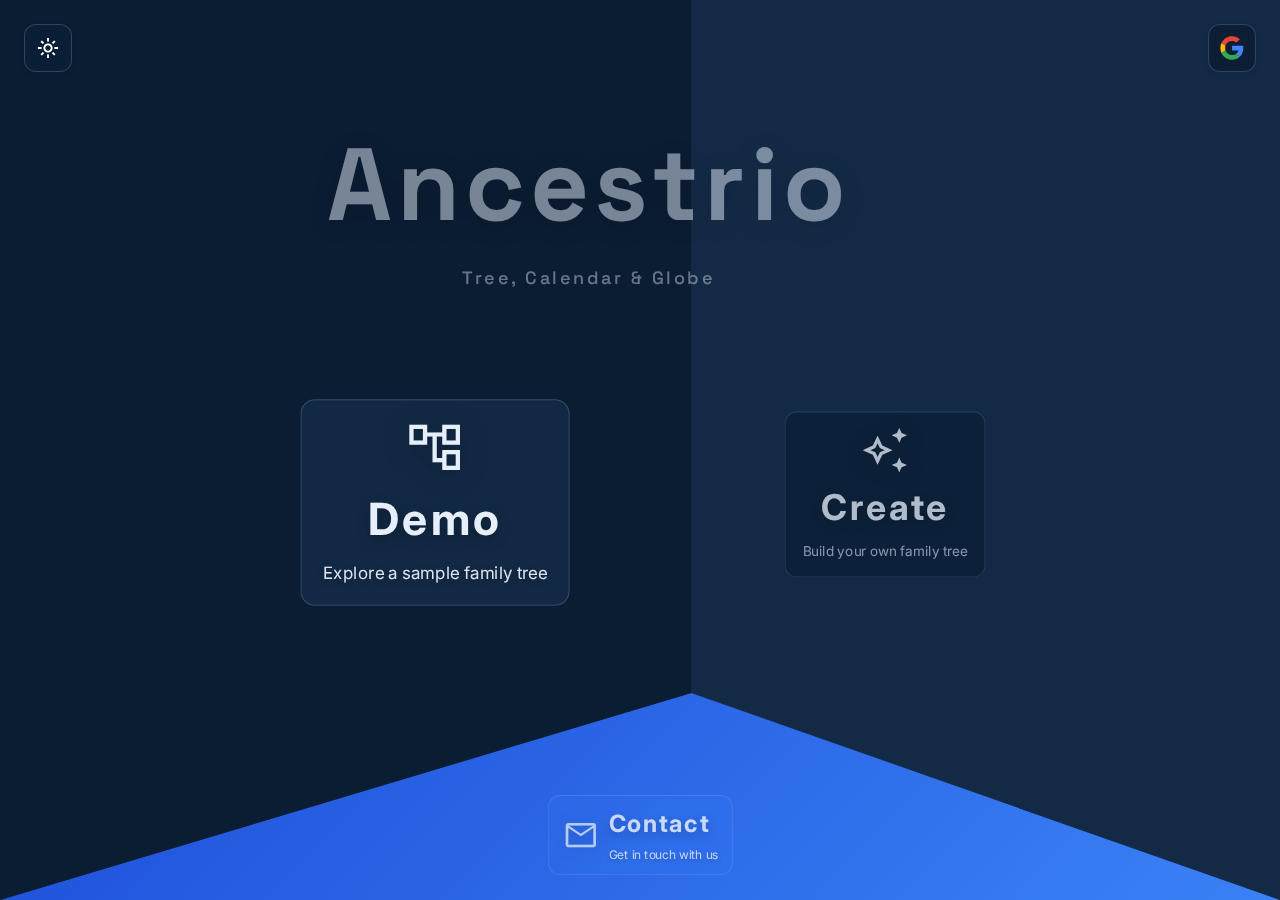
<file: index.html>
<!DOCTYPE html>
<html lang="en">
<head>
  <meta charset="utf-8">
  <meta name="viewport" content="width=device-width, initial-scale=1.0">
  <title>Ancestrio - Family Tree</title>
  <meta name="description" content="Create and explore your family tree with Ancestrio" />
  <link rel="icon" type="image/svg+xml" href="images/other/favicon.svg" />
  <link rel="preconnect" href="https://fonts.googleapis.com">
  <link rel="preconnect" href="https://fonts.gstatic.com" crossorigin>
  <link href="https://fonts.googleapis.com/css2?family=Space+Grotesk:wght@400;500;600;700&family=Inter:wght@400;500;600;700&display=swap" rel="stylesheet">
  <link href="https://fonts.googleapis.com/css2?family=Material+Symbols+Outlined:opsz,wght,FILL,GRAD@24,400,0,0" rel="stylesheet">
  <link rel="stylesheet" href="styles/main.css" />
  <link rel="stylesheet" href="styles/pages/landing.css" />
</head>
<body class="landing-page">
  <header class="topbar app-header">
    <div class="brand-group">
      <button id="themeBtn" type="button" aria-pressed="false" aria-label="Switch theme" title="Switch theme">
        <span class="material-symbols-outlined" aria-hidden="true">light_mode</span>
      </button>
    </div>
    <div class="controls controls-simple">
      <a href="https://www.google.com" class="icon-btn" aria-label="Google" title="Google">
        <svg viewBox="-0.5 0 48 48" xmlns="http://www.w3.org/2000/svg" aria-hidden="true">
          <g fill="none" fill-rule="evenodd">
            <path d="M9.827 24c0-1.524.254-2.986.705-4.356L2.623 13.604A23.717 23.717 0 00.214 24c0 3.737.867 7.261 2.406 10.388l7.905-6.051A13.71 13.71 0 019.827 24" fill="#FBBC05"/>
            <path d="M23.714 10.133c3.311 0 6.302 1.174 8.652 3.094l6.836-6.827C35.036 2.773 29.695.533 23.714.533 14.427.533 6.445 5.844 2.623 13.604l7.91 6.04c1.822-5.532 7.016-9.511 13.18-9.511" fill="#EB4335"/>
            <path d="M23.714 37.867c-6.165 0-11.36-3.979-13.182-9.51l-7.909 6.038c3.822 7.76 11.804 13.072 21.091 13.072 5.732 0 11.204-2.036 15.311-5.849l-7.507-5.804c-2.118 1.335-4.786 2.053-7.804 2.053" fill="#34A853"/>
            <path d="M46.145 24c0-1.387-.213-2.88-.534-4.267H23.714V28.8h12.604c-.63 3.091-2.346 5.468-4.8 7.014l7.507 5.804c4.314-3.994 7.12-9.969 7.12-17.618" fill="#4285F4"/>
          </g>
        </svg>
      </a>
    </div>
  </header>
  <div class="triangle-container">
    <!-- Ancestrio Title -->
    <div class="ancestrio-brand">
      <div class="ancestrio-title">Ancestrio</div>
      <div class="ancestrio-subtitle">Tree, Calendar &amp; Globe</div>
    </div>

    <!-- Left Triangle - DEMO -->
    <a href="pages/demo-tree.html" class="triangle triangle-left">
      <div class="triangle-content">
        <div class="triangle-card">
          <span class="triangle-icon material-symbols-outlined" aria-hidden="true">account_tree</span>
          <div class="triangle-label">Demo</div>
          <div class="triangle-desc">Explore a sample family tree</div>
        </div>
      </div>
    </a>

    <!-- Right Triangle - CREATE -->
    <a href="pages/auth.html" class="triangle triangle-right">
      <div class="triangle-content">
        <div class="triangle-card">
          <span class="triangle-icon material-symbols-outlined" aria-hidden="true">auto_awesome</span>
          <div class="triangle-label">Create</div>
          <div class="triangle-desc">Build your own family tree</div>
        </div>
      </div>
    </a>

    <!-- Bottom Triangle - CONTACT -->
    <a href="pages/contact.html" class="triangle triangle-bottom" data-night-sky>
      <div class="triangle-content">
        <div class="triangle-card">
          <div class="contact-icon-section">
            <span class="triangle-icon material-symbols-outlined" aria-hidden="true">mail</span>
          </div>
          <div class="contact-text-section">
            <div class="triangle-label">Contact</div>
            <div class="triangle-desc">Get in touch with us</div>
          </div>
        </div>
      </div>
    </a>
  </div>
  <script src="scripts/theme-toggle.js"></script>
  <script src="scripts/landing.js"></script>
</body>
</html>
</file>
<file: styles/main.css>
/* Aggregated stylesheet entrypoint.
   Import order is intentional to preserve existing cascade behavior. */
@import url("./theme.css");
@import url("./base.css");
@import url("./components.css");
@import url("./page-overrides.css");
</file>
<file: styles/pages/landing.css>
* {
  margin: 0;
  padding: 0;
  box-sizing: border-box;
}

:root {
  --page-gradient: linear-gradient(160deg, #ffffff 0%, #f1f3f5 55%, #ffffff 100%);
  --left-gradient: linear-gradient(160deg, #ffffff 0%, #ffffff 55%, #ffffff 100%);
  --right-gradient: linear-gradient(160deg, #f1f3f5 0%, #f1f3f5 55%, #f1f3f5 100%);
  --contact-gradient: linear-gradient(135deg, #1d4ed8 0%, #3b82f6 100%);
  --card-bg-left: rgba(241, 243, 245, 0.95);
  --card-bg-right: rgba(255, 255, 255, 0.95);
  --card-bg-bottom: rgba(59, 130, 246, 0.12);
  --card-border-left: #d9dde2;
  --card-border-right: #d9dde2;
  --text-left: #1f2937;
  --text-right: #1f2937;
  --text-right-muted: #5b6472;
  --right-btn-bg: #3b82f6;
  --right-btn-text: #ffffff;
  --right-btn-border: transparent;
  /* Hover animation variables */
  --hover-width: 54%;
  --other-width: 46%;
  --hover-speed: 600ms;
  --corner-controls-top: 24px;
  --corner-controls-inset: 24px;
  --corner-control-size: 48px;
}

body.theme-dark {
  --page-gradient: linear-gradient(160deg, #0b1d33 0%, #132a46 55%, #0b1d33 100%);
  --left-gradient: linear-gradient(160deg, #0b1d33 0%, #0b1d33 55%, #0b1d33 100%);
  --right-gradient: linear-gradient(160deg, #132a46 0%, #132a46 55%, #132a46 100%);
  --contact-gradient: linear-gradient(135deg, #1d4ed8 0%, #3b82f6 100%);
  --card-bg-left: rgba(19, 42, 70, 0.92);
  --card-bg-right: rgba(11, 29, 51, 0.92);
  --card-bg-bottom: rgba(59, 130, 246, 0.16);
  --card-border-left: rgba(230, 238, 249, 0.18);
  --card-border-right: rgba(230, 238, 249, 0.18);
  --text-left: #e6eef9;
  --text-right: #e6eef9;
  --text-right-muted: #b7c3d6;
  --right-btn-bg: #3b82f6;
  --right-btn-text: #ffffff;
  --right-btn-border: transparent;
}

body {
  width: 100vw;
  height: 100vh;
  background: var(--page-gradient);
  font-family: 'Inter', sans-serif;
  overflow: hidden;
  position: relative;
}


.night-sky {
  position: fixed;
  inset: 0;
  overflow: hidden;
  z-index: 0;
  pointer-events: none;
  opacity: 0;
}

.night-sky.night-sky--scoped {
  position: absolute;
}

body.theme-dark .night-sky {
  opacity: 1;
}

.night-sky__layer {
  position: absolute;
  inset: 0;
  width: 100%;
  height: 100%;
  transform: translate3d(0, 0, 0);
  will-change: transform;
}

.triangle-container {
  width: 100%;
  height: 100%;
  position: relative;
  background: var(--page-gradient);
  z-index: 1;
}

.triangle {
  position: absolute;
  cursor: pointer;
  transition: width var(--hover-speed) ease-in-out, left var(--hover-speed) ease-in-out, clip-path var(--hover-speed) ease-in-out;
  text-decoration: none;
  overflow: hidden;
}

/* Left Triangle - DEMO */
.triangle-left {
  left: 0;
  top: 0;
  width: 50%;
  height: 100%;
  clip-path: polygon(0 0, 100% 0, 100% 75%, 0 100%);
  background: var(--left-gradient);
  z-index: 1;
}

.triangle-left .demo-sky {
  position: absolute;
  inset: 0;
  z-index: 0;
}

/* Right Triangle - CREATE */
.triangle-right {
  left: 50%;
  top: 0;
  width: 50%;
  height: 100%;
  clip-path: polygon(0 0, 100% 0, 100% 100%, 0 75%);
  background: var(--right-gradient);
  z-index: 1;
}

/* Hover expansion - Left triangle hovered */
.triangle-container.hover-left .triangle-left {
  width: var(--hover-width);
  clip-path: polygon(0 0, 100% 0, 100% 77%, 0 100%);
}
.triangle-container.hover-left .triangle-right {
  width: var(--other-width);
  left: var(--hover-width);
  clip-path: polygon(0 0, 100% 0, 100% 100%, 0 77%);
}
.triangle-container.hover-left .triangle-bottom {
  top: 77%;
  height: 23%;
  clip-path: polygon(0 100%, 54% 0%, 100% 100%);
}

/* Hover expansion - Right triangle hovered */
.triangle-container.hover-right .triangle-right {
  width: var(--hover-width);
  left: var(--other-width);
  clip-path: polygon(0 0, 100% 0, 100% 100%, 0 77%);
}
.triangle-container.hover-right .triangle-left {
  width: var(--other-width);
  clip-path: polygon(0 0, 100% 0, 100% 77%, 0 100%);
}
.triangle-container.hover-right .triangle-bottom {
  top: 77%;
  height: 23%;
  clip-path: polygon(0 100%, 46% 0%, 100% 100%);
}

/* Hover expansion - Bottom triangle hovered */
.triangle-container.hover-bottom .triangle-bottom {
  top: 71%;
  height: 29%;
}
.triangle-container.hover-bottom .triangle-left {
  clip-path: polygon(0 0, 100% 0, 100% 71%, 0 100%);
}
.triangle-container.hover-bottom .triangle-right {
  clip-path: polygon(0 0, 100% 0, 100% 100%, 0 71%);
}

/* Adjust top triangles for very wide screens */
@media (min-aspect-ratio: 16/9) {
  .triangle-left {
    clip-path: polygon(0 0, 100% 0, 100% 70%, 0 100%);
  }
  .triangle-right {
    clip-path: polygon(0 0, 100% 0, 100% 100%, 0 70%);
  }
}

@media (min-aspect-ratio: 21/9) {
  .triangle-left {
    clip-path: polygon(0 0, 100% 0, 100% 65%, 0 100%);
  }
  .triangle-right {
    clip-path: polygon(0 0, 100% 0, 100% 100%, 0 65%);
  }
}

/* Bottom Triangle - CONTACT */
.triangle-bottom {
  left: 0;
  top: 75%;
  width: 100%;
  height: 25%;
  clip-path: polygon(0 100%, 50% 0%, 100% 100%);
  background: var(--contact-gradient);
  z-index: 2;
  transition: top var(--hover-speed) ease-in-out, height var(--hover-speed) ease-in-out, clip-path var(--hover-speed) ease-in-out, filter 150ms ease, box-shadow 150ms ease;
  cursor: pointer;
}

.triangle-bottom:hover {
  filter: brightness(1.08) drop-shadow(0 8px 16px rgba(0, 0, 0, 0.2));
}

.triangle-bottom:active {
  filter: brightness(1.05) drop-shadow(0 4px 8px rgba(0, 0, 0, 0.15));
}

/* Adjust for very wide screens */
@media (min-aspect-ratio: 16/9) {
  .triangle-bottom {
    top: 70%;
    height: 30%;
  }
  .triangle-container.hover-bottom .triangle-bottom {
    top: 66%;
    height: 34%;
  }
  .triangle-container.hover-bottom .triangle-left {
    clip-path: polygon(0 0, 100% 0, 100% 66%, 0 100%);
  }
  .triangle-container.hover-bottom .triangle-right {
    clip-path: polygon(0 0, 100% 0, 100% 100%, 0 66%);
  }
}

@media (min-aspect-ratio: 21/9) {
  .triangle-bottom {
    top: 65%;
    height: 35%;
  }
  .triangle-container.hover-bottom .triangle-bottom {
    top: 61%;
    height: 39%;
  }
  .triangle-container.hover-bottom .triangle-left {
    clip-path: polygon(0 0, 100% 0, 100% 61%, 0 100%);
  }
  .triangle-container.hover-bottom .triangle-right {
    clip-path: polygon(0 0, 100% 0, 100% 100%, 0 61%);
  }
}

/* Hover effects */
.triangle:hover {
  z-index: 3;
}

/* When any triangle is hovered, prepare for card animations */
.triangle-container:has(.triangle:hover) .triangle:not(:hover) .triangle-card {
  transform: scale(0.85);
  opacity: 0.75;
}

/* Content Styling */
.triangle-content {
  position: absolute;
  display: flex;
  flex-direction: column;
  align-items: center;
  justify-content: center;
  width: 100%;
  height: 100%;
  color: white;
  text-align: center;
  transition: transform 0.3s ease;
  pointer-events: none;
  z-index: 2;
}

.triangle-left .triangle-content {
  padding-right: 0%;
  padding-left: 30%;
  padding-bottom: 0%;
  padding-top: 15%;
  transition: padding var(--hover-speed) ease-in-out;
}

.triangle-right .triangle-content {
  padding-right: 30%;
  padding-left: 0%;
  padding-bottom: 0%;
  padding-top: 15%;
  transition: padding var(--hover-speed) ease-in-out;
}

/* Keep cards from moving during hover expansion */
.triangle-container.hover-left .triangle-left .triangle-content {
  padding-left: 26%;
}
.triangle-container.hover-left .triangle-right .triangle-content {
  padding-right: 34%;
}
.triangle-container.hover-right .triangle-right .triangle-content {
  padding-right: 26%;
}
.triangle-container.hover-right .triangle-left .triangle-content {
  padding-left: 34%;
}

.triangle-bottom .triangle-content {
  padding-top: 8%;
  padding-bottom: 2%;
}

/* Enhanced hover effect for hovered triangle's card */
.triangle:hover .triangle-card {
  transform: scale(1.06);
  opacity: 1;
}

.triangle-card {
  display: flex;
  flex-direction: column;
  align-items: center;
  gap: 8px;
  padding: 16px 20px;
  border-radius: 14px;
  border: 1px solid var(--card-border-left);
  background: var(--card-bg-left);
  backdrop-filter: blur(6px);
  max-width: min(280px, 75vw);
  pointer-events: auto;
  color: var(--text-left);
  transition: transform 0.4s cubic-bezier(0.34, 1.56, 0.64, 1), opacity 0.3s ease;
}

.triangle-right .triangle-card {
  background: var(--card-bg-right);
  border-color: var(--card-border-right);
  color: var(--text-right);
}

.triangle-bottom .triangle-card {
  background: var(--card-bg-bottom);
  padding: 12px 16px;
  gap: 12px;
  max-width: min(340px, 85vw);
  flex-direction: row;
  align-items: center;
  justify-content: space-between;
}

.triangle-bottom .contact-icon-section {
  display: flex;
  align-items: center;
  justify-content: center;
  flex-shrink: 0;
}

.triangle-bottom .contact-text-section {
  display: flex;
  flex-direction: column;
  gap: 4px;
  flex: 1;
  text-align: left;
}

.triangle-bottom .triangle-icon {
  font-size: 42px;
}

.triangle-bottom .triangle-label {
  font-size: clamp(20px, 2.8vw, 28px);
  letter-spacing: 2px;
}

.triangle-bottom .triangle-desc {
  font-size: clamp(12px, 1.4vw, 14px);
  max-width: 100%;
}

/* Keep contact text white in both themes */
.triangle-bottom .triangle-label,
.triangle-bottom .triangle-desc,
body.theme-dark .triangle-bottom .triangle-label,
body.theme-dark .triangle-bottom .triangle-desc {
  color: #ffffff;
}

.triangle-icon {
  font-size: 56px;
  display: inline-flex;
  align-items: center;
  justify-content: center;
  line-height: 1;
  filter: drop-shadow(0 4px 12px rgba(0, 0, 0, 0.3));
}

.triangle-icon.material-symbols-outlined {
  font-variation-settings: 'FILL' 0, 'wght' 500, 'GRAD' 0, 'opsz' 48;
}

.triangle-label {
  font-size: clamp(26px, 3.5vw, 42px);
  font-weight: 700;
  letter-spacing: 3px;
  text-shadow: 0 4px 12px rgba(0, 0, 0, 0.3);
  max-width: 100%;
  word-break: break-word;
}

.triangle-desc {
  font-size: clamp(13px, 1.6vw, 16px);
  font-family: 'Inter', sans-serif;
  opacity: 0.95;
  max-width: 260px;
  line-height: 1.6;
  text-shadow: 0 2px 8px rgba(0, 0, 0, 0.3);
}

.triangle-right .triangle-desc {
  text-shadow: none;
  color: var(--text-right-muted);
}

.triangle-btn {
  display: inline-flex;
  align-items: center;
  justify-content: center;
  gap: 6px;
  padding: 8px 16px;
  border-radius: 999px;
  border: 1px solid var(--right-btn-border);
  background: var(--right-btn-bg);
  color: var(--right-btn-text);
  font-size: 12px;
  font-weight: 700;
  letter-spacing: 0.14em;
  cursor: pointer;
  transition: transform 200ms ease, box-shadow 200ms ease, background 200ms ease;
}

.triangle-btn:hover {
  transform: translateY(-2px);
  box-shadow: 0 12px 24px rgba(59, 130, 246, 0.25);
  background: #2563eb;
}

.triangle-btn:active {
  transform: translateY(0);
  box-shadow: 0 6px 12px rgba(59, 130, 246, 0.15);
}


.landing-controls {
  position: fixed;
  top: var(--corner-controls-top);
  left: var(--corner-controls-inset);
  right: var(--corner-controls-inset);
  z-index: 8;
  display: flex;
  align-items: center;
  justify-content: space-between;
}

.landing-controls a {
  appearance: none;
  border: 1px solid rgba(0, 0, 0, 0.08);
  background: #ffffff;
  color: #1f2937;
  width: var(--corner-control-size);
  height: var(--corner-control-size);
  padding: 0;
  display: inline-flex;
  align-items: center;
  justify-content: center;
  border-radius: 12px;
  cursor: pointer;
  font-weight: 600;
  box-shadow: 0 2px 6px rgba(15, 23, 42, 0.08);
  transition: all 200ms ease;
  position: relative;
  overflow: hidden;
  text-decoration: none;
}

.landing-controls a::before {
  content: '';
  position: absolute;
  top: 0;
  left: 0;
  right: 0;
  bottom: 0;
  background: var(--contact-gradient);
  opacity: 0;
  transition: opacity 200ms ease;
  z-index: -1;
}

.landing-controls a:hover::before {
  opacity: 0.08;
}

.landing-controls a:hover {
  transform: translateY(-1px);
  box-shadow: 0 12px 24px rgba(15, 23, 42, 0.12);
  border-color: #3b82f6;
}

body.theme-dark .landing-controls a {
  background: rgba(11, 29, 51, 0.92);
  border-color: rgba(230, 238, 249, 0.18);
  color: #ffffff;
}

.landing-controls a svg {
  width: 24px;
  height: 24px;
}

.landing-controls button {
  appearance: none;
  border: 1px solid rgba(0, 0, 0, 0.08);
  background: #ffffff;
  color: #1f2937;
  width: var(--corner-control-size);
  height: var(--corner-control-size);
  padding: 0;
  display: inline-flex;
  align-items: center;
  justify-content: center;
  border-radius: 12px;
  cursor: pointer;
  font-weight: 600;
  box-shadow: 0 2px 6px rgba(15, 23, 42, 0.08);
  transition: all 200ms ease;
  position: relative;
  overflow: hidden;
}

.landing-controls button::before {
  content: '';
  position: absolute;
  top: 0;
  left: 0;
  right: 0;
  bottom: 0;
  background: var(--contact-gradient);
  opacity: 0;
  transition: opacity 200ms ease;
  z-index: -1;
}

.landing-controls button:hover::before {
  opacity: 0.08;
}

.landing-controls button:hover {
  transform: translateY(-1px);
  box-shadow: 0 12px 24px rgba(15, 23, 42, 0.12);
  border-color: #3b82f6;
}

body.theme-dark .landing-controls button {
  background: rgba(11, 29, 51, 0.92);
  border-color: rgba(230, 238, 249, 0.18);
  color: #ffffff;
}

.landing-controls #themeBtn.sun-icon {
  color: #f59e0b;
}

.landing-controls #themeBtn.moon-icon {
  color: #60a5fa;
}

body.theme-dark .landing-controls #themeBtn.sun-icon,
body.theme-dark .landing-controls #themeBtn.moon-icon {
  filter: saturate(1.05);
}

.landing-controls .material-symbols-outlined {
  font-size: 22px;
  line-height: 1;
}

/* Ancestrio Title */
.ancestrio-brand {
  position: absolute;
  top: 12%;
  left: 50%;
  transform: translateX(-50%);
  z-index: 4;
  pointer-events: none;
  display: flex;
  flex-direction: column;
  align-items: center;
  gap: clamp(0px, 0.2vw, 2px);
  transition: transform var(--hover-speed) ease-in-out, left var(--hover-speed) ease-in-out, top var(--hover-speed) ease-in-out, opacity var(--hover-speed) ease-in-out;
}

.ancestrio-title {
  font-family: 'Space Grotesk', sans-serif;
  font-size: clamp(48px, 8vw, 120px);
  font-weight: 700;
  letter-spacing: 0.05em;
  color: #1f2937;
  text-shadow: 0 4px 24px rgba(0, 0, 0, 0.1);
  opacity: 1;
}

.ancestrio-subtitle {
  font-family: 'Space Grotesk', sans-serif;
  font-size: clamp(12px, 1.8vw, 18px);
  font-weight: 500;
  letter-spacing: 0.14em;
  color: #1f2937;
  opacity: 0.85;
}

body.theme-dark .ancestrio-title {
  color: #e6eef9;
  text-shadow: 0 4px 24px rgba(0, 0, 0, 0.3);
}

body.theme-dark .ancestrio-subtitle {
  color: #e6eef9;
}

/* Title shifts based on hover */
.triangle-container.hover-left .ancestrio-brand {
  left: 46%;
  opacity: 0.5;
}

.triangle-container.hover-right .ancestrio-brand {
  left: 54%;
  opacity: 0.5;
}

.triangle-container.hover-bottom .ancestrio-brand {
  top: 12%;
  opacity: 0.5;
}

/* Mobile Responsiveness */
@media (max-width: 768px) {
  .ancestrio-title {
    font-size: clamp(32px, 10vw, 64px);
  }

  .ancestrio-subtitle {
    font-size: clamp(10px, 2.6vw, 14px);
  }

  .triangle-left .triangle-content,
  .triangle-right .triangle-content {
    padding-right: 8%;
    padding-left: 8%;
    padding-bottom: 18%;
  }

  .triangle-bottom .triangle-content {
    padding-top: 8%;
  }

  .triangle-card {
    padding: 16px 18px;
    max-width: min(280px, 86vw);
  }
}

@media (max-width: 480px) {
  .triangle-card {
    padding: 14px 16px;
  }

  .triangle-bottom .triangle-card {
    padding: 10px 14px;
    max-width: min(300px, 88vw);
    gap: 10px;
  }

  .triangle-bottom .triangle-icon {
    font-size: 38px;
  }

  .triangle-bottom .triangle-label {
    font-size: clamp(18px, 2.5vw, 24px);
  }

  .triangle-bottom .triangle-desc {
    font-size: clamp(11px, 1.3vw, 13px);
  }
}
</file>
